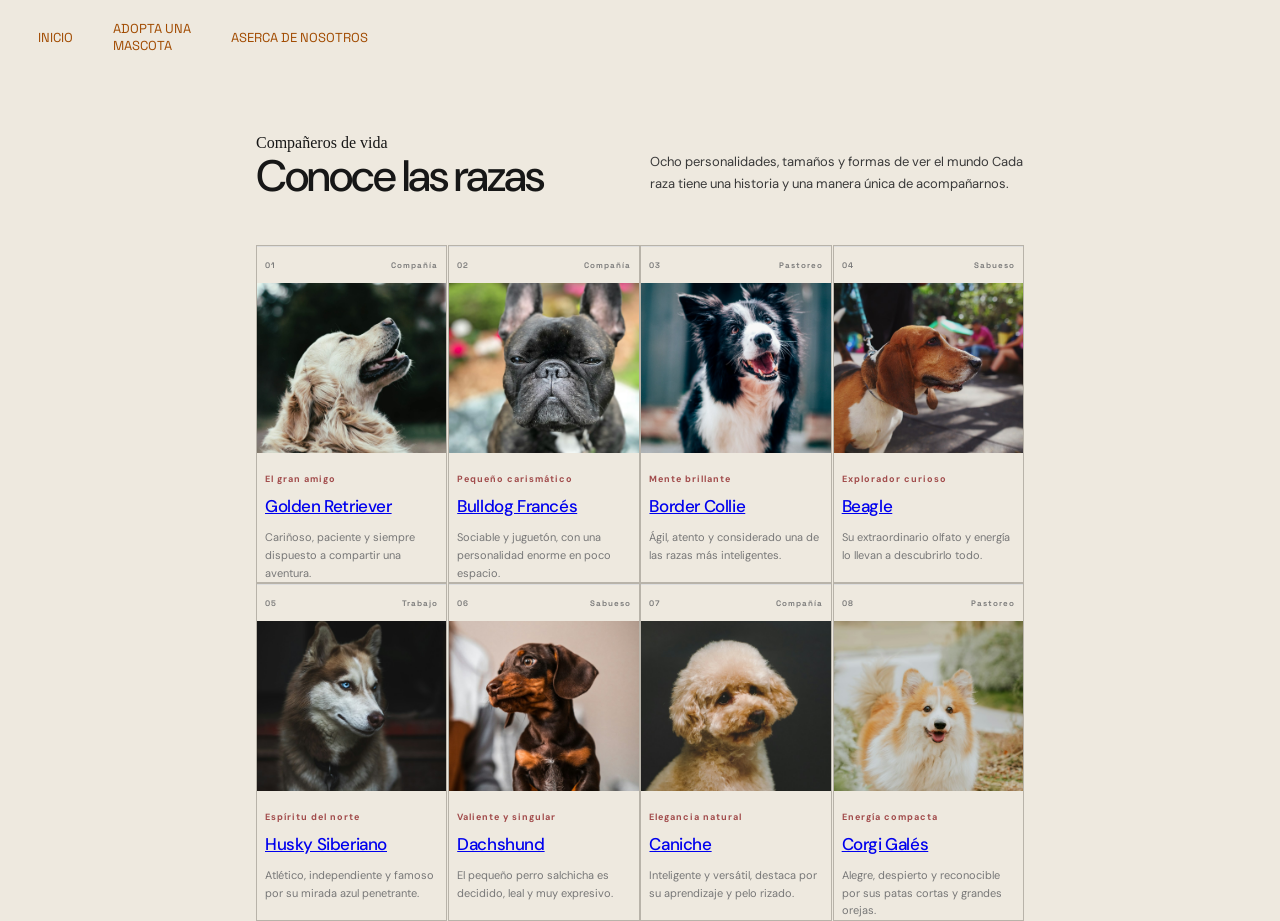
<file: index.html>
<!doctype html>
<html lang="es">
<head>
  <title>Compañeros de vida</title>
  <meta charset="UTF-8" />
  <meta name="viewport" content="width=device-width, initial-scale=1" />
  <link href="style.css" rel="stylesheet" />
</head>
<body>

  <header>
    <div class="barra">
      <nav>
        <a href="index.html">inicio</a>
        <a href="adopta.html">adopta una<br> mascota</a>
        <a href="conocenos.html">Aserca de nosotros</a>
      </nav>
    </div>
    <div class="hijo">
      <p>Compañeros de vida</p>
      <h1>Conoce las razas</h1>
    </div>

    <div class="hijo">
      <p>
        Ocho personalidades, tamaños y formas de ver el mundo Cada raza tiene una historia y una manera única de acompañarnos.
      </p>
    </div>
  </header>
  

  <div class="padre">

    <div class="seccion">

      <div class="perro">
        <div class="contenido">
          <div><p>01</p></div>
          <div><p>Compañía</p></div>
        </div>
        <div class="contenido">
          <img src="golden.jpeg" alt="Golden Retriever en primer plano" />
        </div>
        <div class="contenido">
          <p>El gran amigo</p>
          <h4>
            <a href="golden.html">Golden Retriever</a>
          </h4>
          <p>Cariñoso, paciente y siempre dispuesto a compartir una aventura.</p>
        </div>
      </div>

      <div class="perro">
        <div class="contenido">
          <div><p>02</p></div>
          <div><p>Compañía</p></div>
        </div>
        <div class="contenido">
          <img src="bulldog_frances.jpeg" alt="Bulldog Francés en primer plano" />
        </div>
        <div class="contenido">
          <p>Pequeño carismático</p>
          <h4>
            <a href="bulldog.html">Bulldog Francés</a>
          </h4>
          <p>Sociable y juguetón, con una personalidad enorme en poco espacio.</p>
        </div>
      </div>

      <div class="perro">
        <div class="contenido">
          <div><p>03</p></div>
          <div><p>Pastoreo</p></div>
        </div>
        <div class="contenido">
          <img src="border_collie.jpeg" alt="Border Collie en primer plano" />
        </div>
        <div class="contenido">
          <p>Mente brillante</p>
          <h4>
            <a href="border-collie.html">Border Collie</a>
          </h4>
          <p>Ágil, atento y considerado una de las razas más inteligentes.</p>
        </div>
      </div>

      <div class="perro">
        <div class="contenido">
          <div><p>04</p></div>
          <div><p>Sabueso</p></div>
        </div>
        <div class="contenido">
          <img src="beagle.jpeg" alt="Beagle en primer plano" />
        </div>
        <div class="contenido">
          <p>Explorador curioso</p>
          <h4>
            <a href="beagle.html">Beagle</a>
          </h4>
          <p>Su extraordinario olfato y energía lo llevan a descubrirlo todo.</p>
        </div>
      </div>

    </div>

    <div class="seccion">

      <div class="perro">
        <div class="contenido">
          <div><p>05</p></div>
          <div><p>Trabajo</p></div>
        </div>
        <div class="contenido">
          <img src="husky.jpeg" alt="Husky Siberiano en primer plano" />
        </div>
        <div class="contenido">
          <p>Espíritu del norte</p>
          <h4>
            <a href="husky.html">Husky Siberiano</a>
          </h4>
          <p>Atlético, independiente y famoso por su mirada azul penetrante.</p>
        </div>
      </div>

      <div class="perro">
        <div class="contenido">
          <div><p>06</p></div>
          <div><p>Sabueso</p></div>
        </div>
        <div class="contenido">
          <img src="dachshund.jpeg" alt="Dachshund en primer plano" />
        </div>
        <div class="contenido">
          <p>Valiente y singular</p>
          <h4>
            <a href="dachshund.html">Dachshund</a>
          </h4>
          <p>El pequeño perro salchicha es decidido, leal y muy expresivo.</p>
        </div>
      </div>

      <div class="perro">
        <div class="contenido">
          <div><p>07</p></div>
          <div><p>Compañía</p></div>
        </div>
        <div class="contenido">
          <img src="caniche.jpeg" alt="Caniche en primer plano" />
        </div>
        <div class="contenido">
          <p>Elegancia natural</p>
          <h4>
            <a href="caniche.html">Caniche</a>
          </h4>
          <p>Inteligente y versátil, destaca por su aprendizaje y pelo rizado.</p>
        </div>
      </div>

      <div class="perro">
        <div class="contenido">
          <div><p>08</p></div>
          <div><p>Pastoreo</p></div>
        </div>
        <div class="contenido">
          <img src="corgi.jpeg" alt="Corgi Galés en primer plano" />
        </div>
        <div class="contenido">
          <p>Energía compacta</p>
          <h4>
            <a href="corgi.html">Corgi Galés</a>
          </h4>
          <p>Alegre, despierto y reconocible por sus patas cortas y grandes orejas.</p>
        </div>
      </div>

    </div>

  </div>

</body>
</html>
</file>
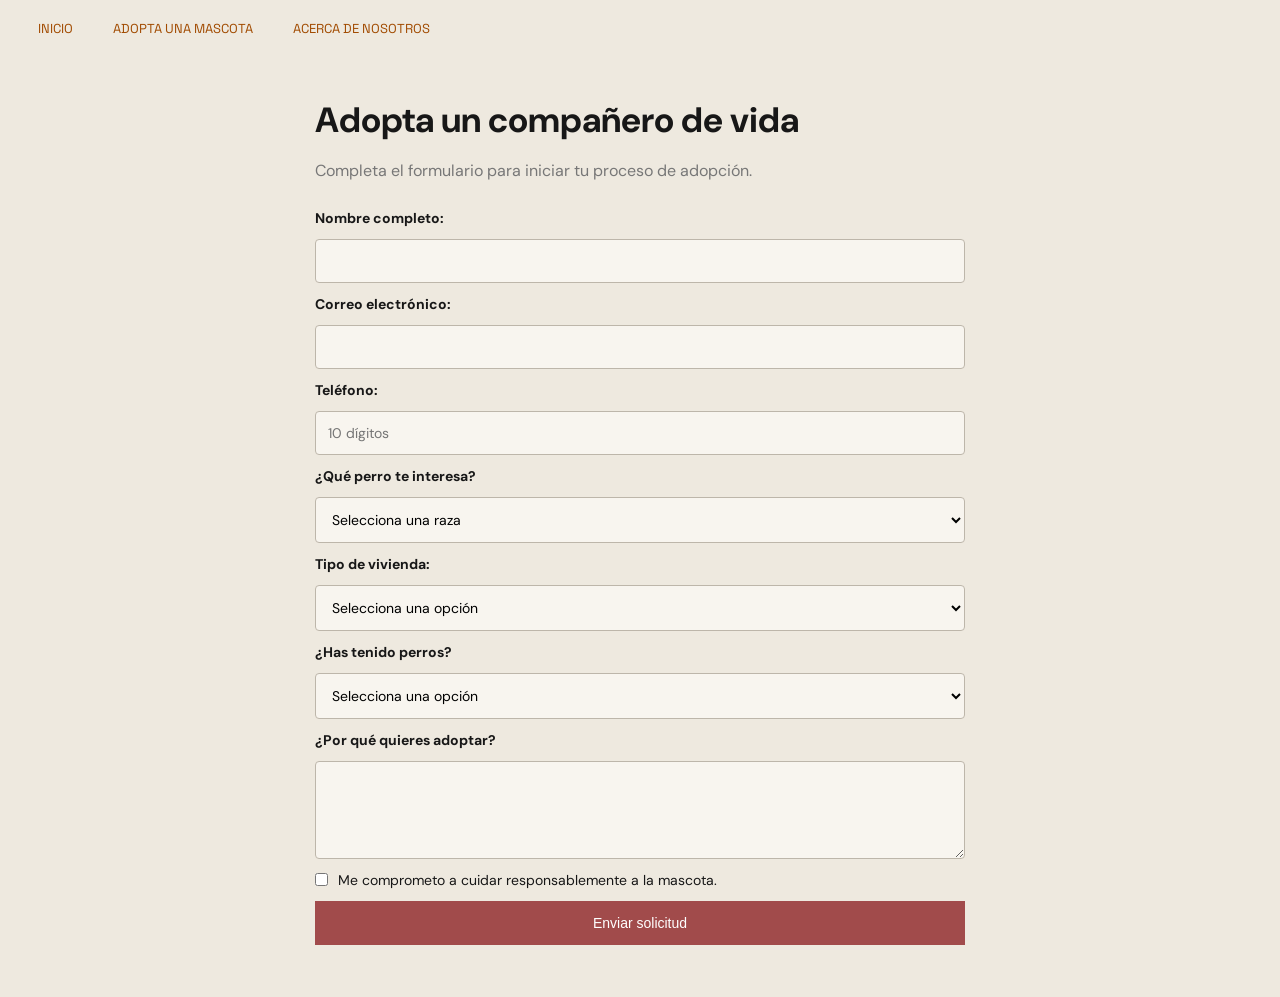
<file: adopta.html>
<!DOCTYPE html>
<html lang="es">
<head>
    <meta charset="UTF-8">
    <meta name="viewport" content="width=device-width, initial-scale=1.0">
    <title>Adopta una mascota</title>
    <link href="style.css" rel="stylesheet">
    <link href="adopta.css" rel="stylesheet">
</head>
<body>

    <div class="barra">
        <nav>
            <a href="index.html">Inicio</a>
            <a href="adopta.html">Adopta una mascota</a>
            <a href="conocenos.html">Acerca de nosotros</a>
        </nav>
    </div>

    <main class="adopcion">
        <h1>Adopta un compañero de vida</h1>
        <p>Completa el formulario para iniciar tu proceso de adopción.</p>

        <form id="formAdopcion">
            <label for="nombre">Nombre completo:</label>
            <input type="text" id="nombre" required minlength="3">

            <label for="correo">Correo electrónico:</label>
            <input type="email" id="correo" required>

            <label for="telefono">Teléfono:</label>
            <input type="tel" id="telefono" required
                   pattern="[0-9]{10}" maxlength="10"
                   placeholder="10 dígitos">

            <label for="perro">¿Qué perro te interesa?</label>
            <select id="perro" required>
                <option value="">Selecciona una raza</option>
                <option>Golden Retriever</option>
                <option>Bulldog Francés</option>
                <option>Border Collie</option>
                <option>Beagle</option>
                <option>Husky Siberiano</option>
                <option>Dachshund</option>
                <option>Caniche</option>
                <option>Corgi Galés</option>
            </select>

            <label for="vivienda">Tipo de vivienda:</label>
            <select id="vivienda" required>
                <option value="">Selecciona una opción</option>
                <option>Casa propia</option>
                <option>Casa rentada</option>
                <option>Departamento</option>
            </select>

            <label for="experiencia">¿Has tenido perros?</label>
            <select id="experiencia" required>
                <option value="">Selecciona una opción</option>
                <option>Sí</option>
                <option>No</option>
            </select>

            <label for="motivo">¿Por qué quieres adoptar?</label>
            <textarea id="motivo" rows="4" required minlength="10"></textarea>

            <label class="aceptar">
                <input type="checkbox" id="compromiso" required>
                Me comprometo a cuidar responsablemente a la mascota.
            </label>

            <button type="submit">Enviar solicitud</button>
            <p id="mensaje" aria-live="polite"></p>
        </form>
    </main>

    <script src="java.js"></script>
</body>
</html>
</file>
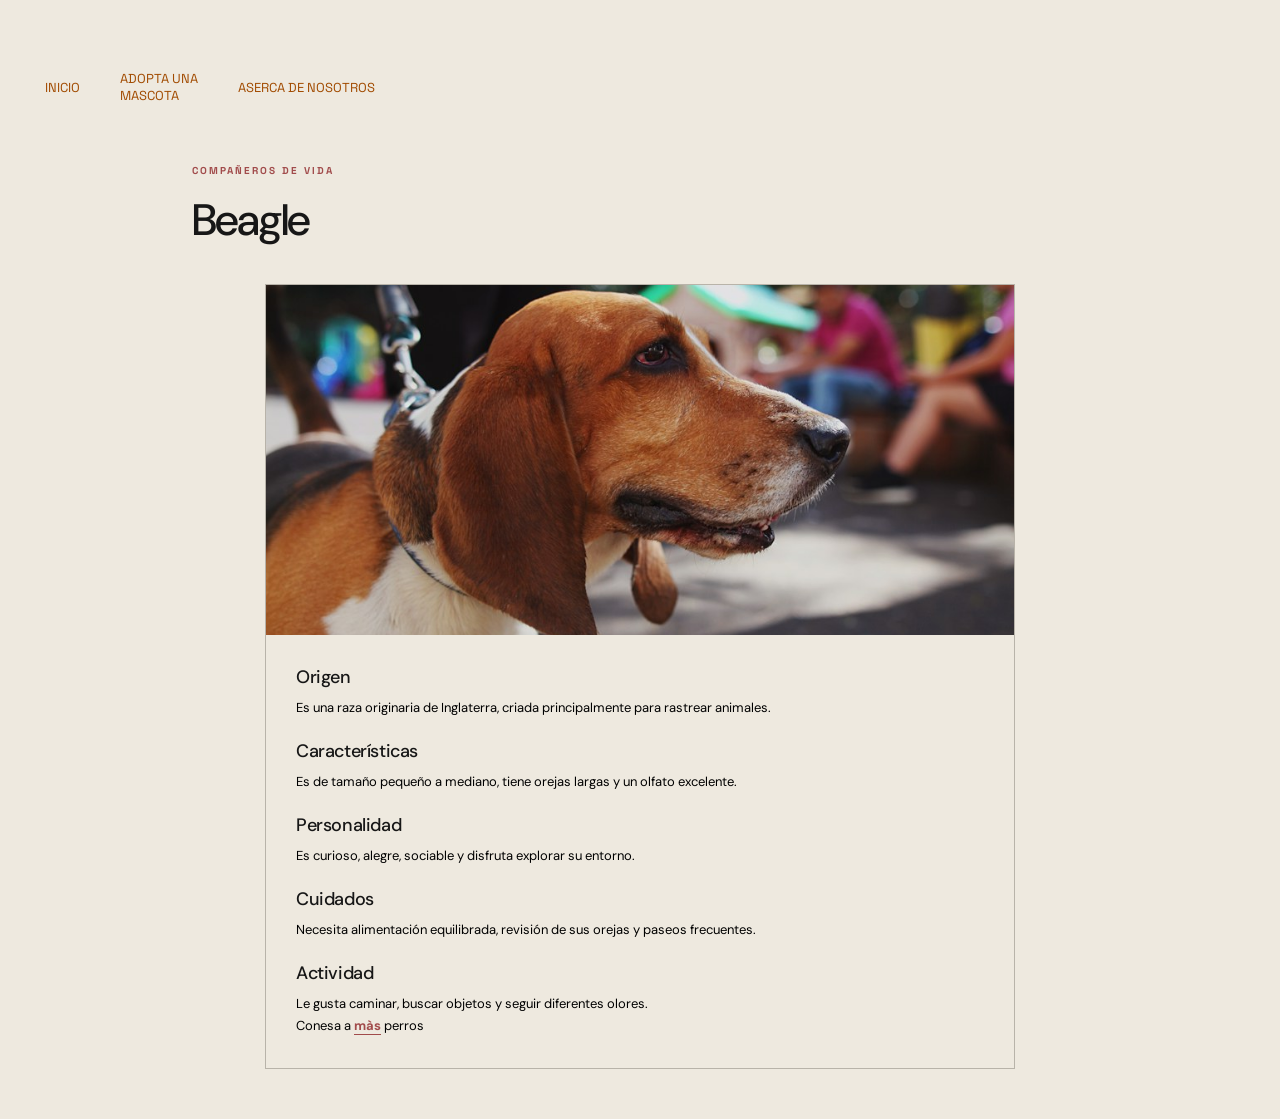
<file: beagle.html>
<!doctype html>
<html lang="es">
<head>
  <meta charset="UTF-8">
  <meta name="viewport" content="width=device-width, initial-scale=1">
  <title>Beagle</title>
  <link href="styleMascota.css" rel="stylesheet">
</head>
<body>
    <div class="barra">
      <nav>
        <a href="index.html">inicio</a>
        <a href="adopta.html">adopta una<br> mascota</a>
        <a href="conocenos.html">Aserca de nosotros</a>
      </nav>
    </div>
  <header>
    <div class="hijo">
      <p>Compañeros de vida</p>
      <h1>Beagle</h1>
    </div>
  </header>

  <div class="padre">
    <div class="seccion">
      <div class="perro">
        <div class="contenido">
          <img src="beagle.jpeg" alt="Beagle">
        </div>
        <div class="contenido">
          <h4>Origen</h4>
          <p>Es una raza originaria de Inglaterra, criada principalmente para rastrear animales.</p>
          <h4>Características</h4>
          <p>Es de tamaño pequeño a mediano, tiene orejas largas y un olfato excelente.</p>
          <h4>Personalidad</h4>
          <p>Es curioso, alegre, sociable y disfruta explorar su entorno.</p>
          <h4>Cuidados</h4>
          <p>Necesita alimentación equilibrada, revisión de sus orejas y paseos frecuentes.</p>
          <h4>Actividad</h4>
          <p>Le gusta caminar, buscar objetos y seguir diferentes olores.</p>
          <p>Conesa a <a href="html.html">màs</a> perros</p>
        </div>
      </div>
    </div>
  </div>
</body>
</html>
</file>
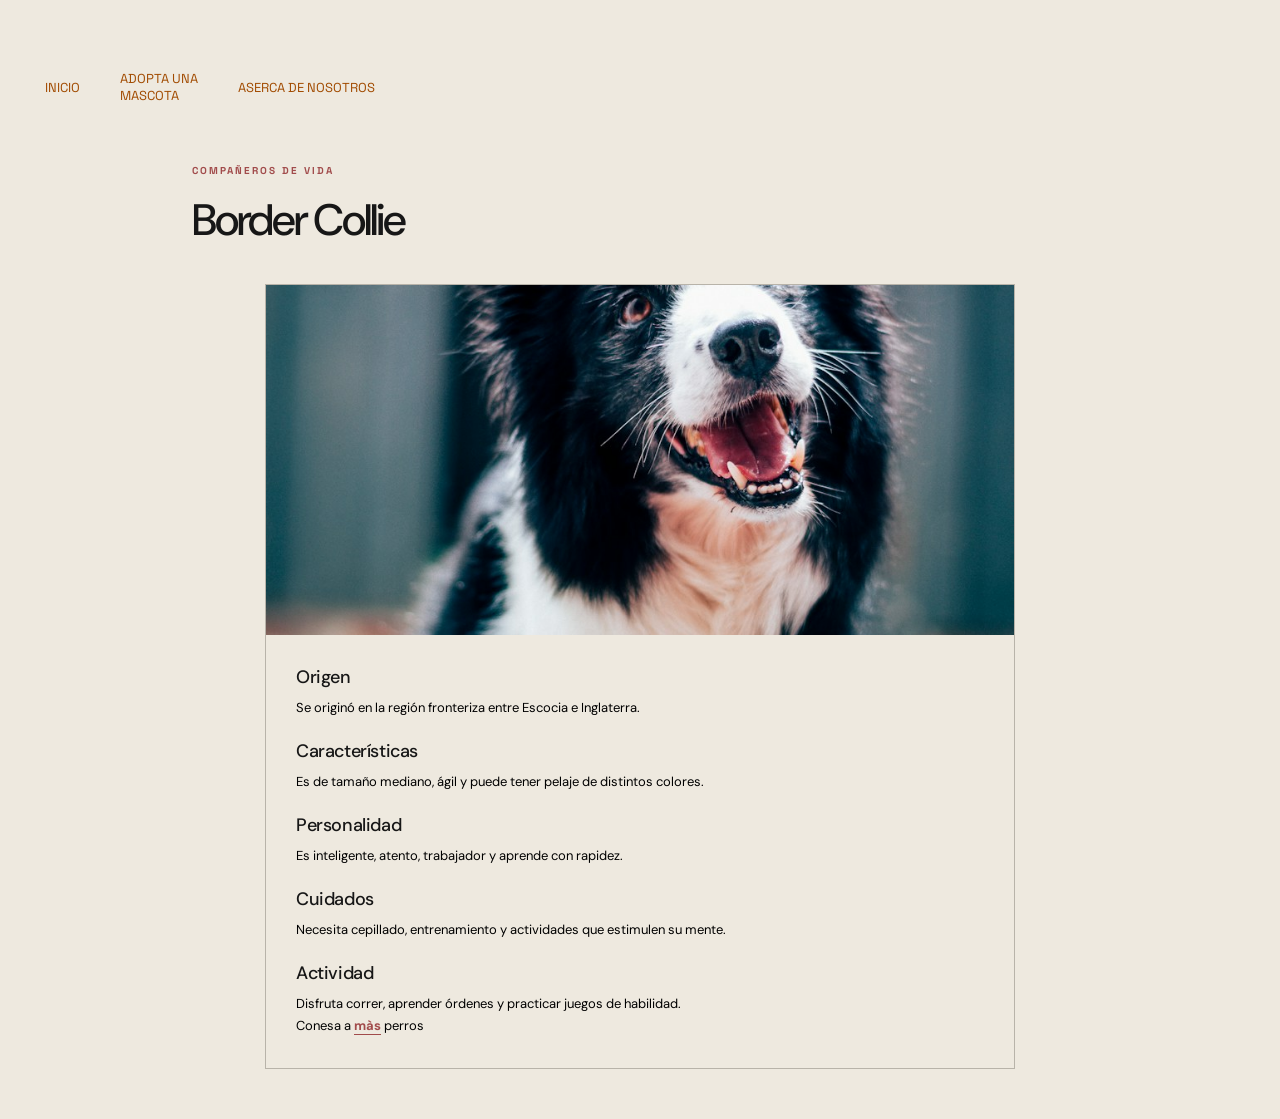
<file: border-collie.html>
<!doctype html>
<html lang="es">
<head>
  <meta charset="UTF-8">
  <meta name="viewport" content="width=device-width, initial-scale=1">
  <title>Border Collie</title>
  <link href="styleMascota.css" rel="stylesheet">
</head>
<body>
    <div class="barra">
      <nav>
        <a href="index.html">inicio</a>
        <a href="adopta.html">adopta una<br> mascota</a>
        <a href="conocenos.html">Aserca de nosotros</a>
      </nav>
    </div>
  <header>
    <div class="hijo">
      <p>Compañeros de vida</p>
      <h1>Border Collie</h1>
    </div>
  </header>

  <div class="padre">
    <div class="seccion">
      <div class="perro">
        <div class="contenido">
          <img src="border_collie.jpeg" alt="Border Collie">
        </div>
        <div class="contenido">
          <h4>Origen</h4>
          <p>Se originó en la región fronteriza entre Escocia e Inglaterra.</p>
          <h4>Características</h4>
          <p>Es de tamaño mediano, ágil y puede tener pelaje de distintos colores.</p>
          <h4>Personalidad</h4>
          <p>Es inteligente, atento, trabajador y aprende con rapidez.</p>
          <h4>Cuidados</h4>
          <p>Necesita cepillado, entrenamiento y actividades que estimulen su mente.</p>
          <h4>Actividad</h4>
          <p>Disfruta correr, aprender órdenes y practicar juegos de habilidad.</p>
          <p>Conesa a <a href="html.html">màs</a> perros</p>
        </div>
      </div>
    </div>
  </div>
</body>
</html>
</file>
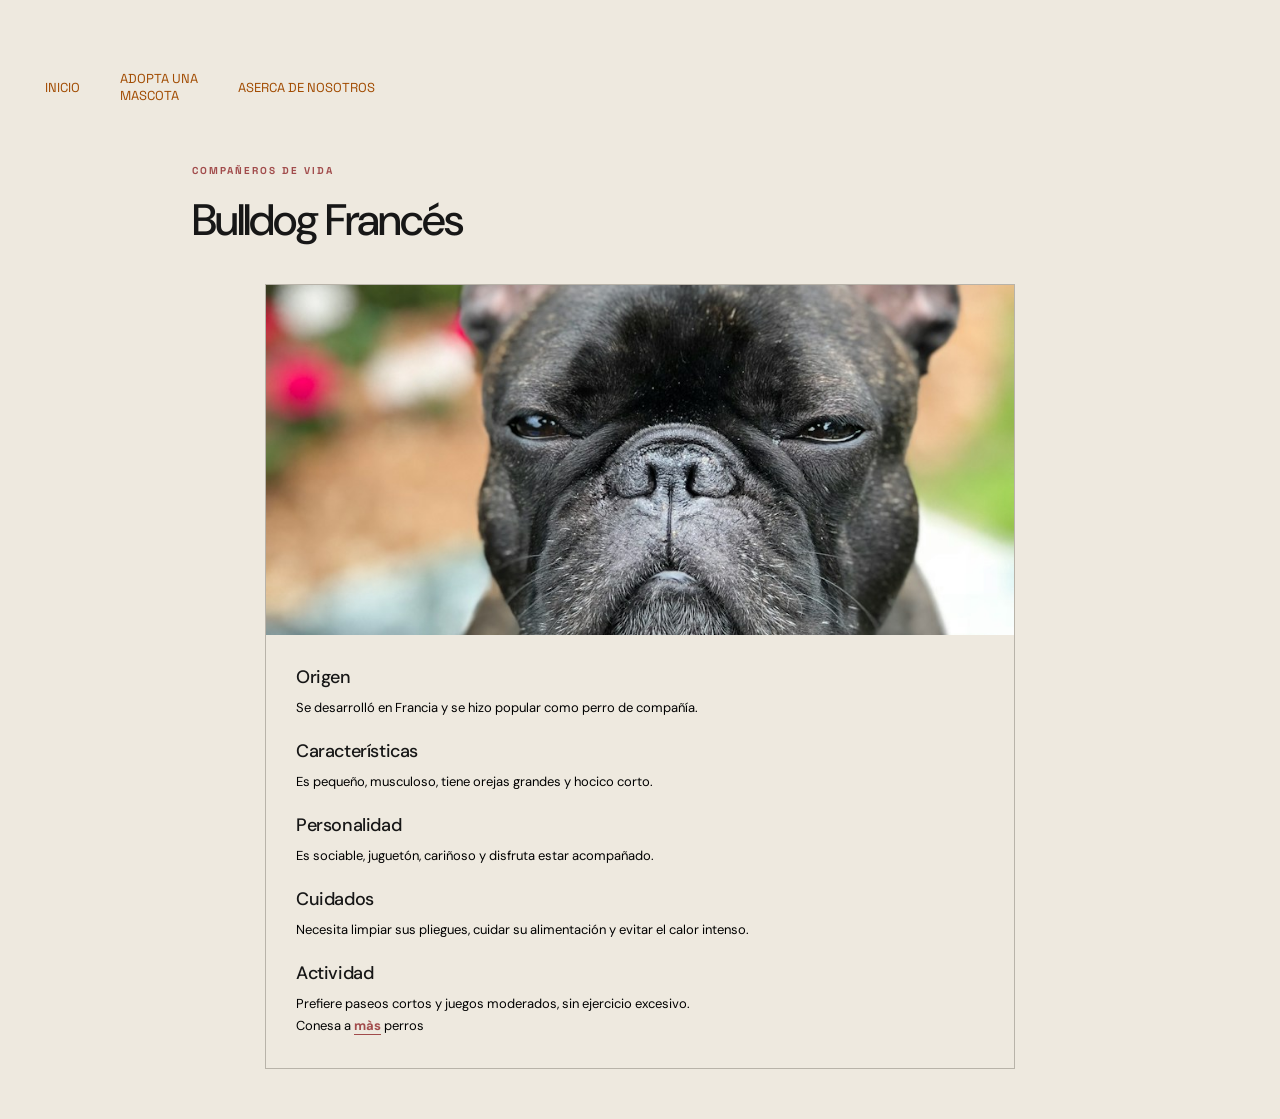
<file: bulldog.html>
<!doctype html>
<html lang="es">
<head>
  <meta charset="UTF-8">
  <meta name="viewport" content="width=device-width, initial-scale=1">
  <title>Bulldog Francés</title>
  <link href="styleMascota.css" rel="stylesheet">
</head>
<body>
    <div class="barra">
      <nav>
        <a href="index.html">inicio</a>
        <a href="adopta.html">adopta una<br> mascota</a>
        <a href="conocenos.html">Aserca de nosotros</a>
      </nav>
    </div>
  <header>
    <div class="hijo">
      <p>Compañeros de vida</p>
      <h1>Bulldog Francés</h1>
    </div>
  </header>

  <div class="padre">
    <div class="seccion">
      <div class="perro">
        <div class="contenido">
          <img src="bulldog_frances.jpeg" alt="Bulldog Francés">
        </div>
        <div class="contenido">
          <h4>Origen</h4>
          <p>Se desarrolló en Francia y se hizo popular como perro de compañía.</p>
          <h4>Características</h4>
          <p>Es pequeño, musculoso, tiene orejas grandes y hocico corto.</p>
          <h4>Personalidad</h4>
          <p>Es sociable, juguetón, cariñoso y disfruta estar acompañado.</p>
          <h4>Cuidados</h4>
          <p>Necesita limpiar sus pliegues, cuidar su alimentación y evitar el calor intenso.</p>
          <h4>Actividad</h4>
          <p>Prefiere paseos cortos y juegos moderados, sin ejercicio excesivo.</p>
          <p>Conesa a <a href="html.html">màs</a> perros</p>
        </div>
      </div>
    </div>
  </div>
</body>
</html>
</file>
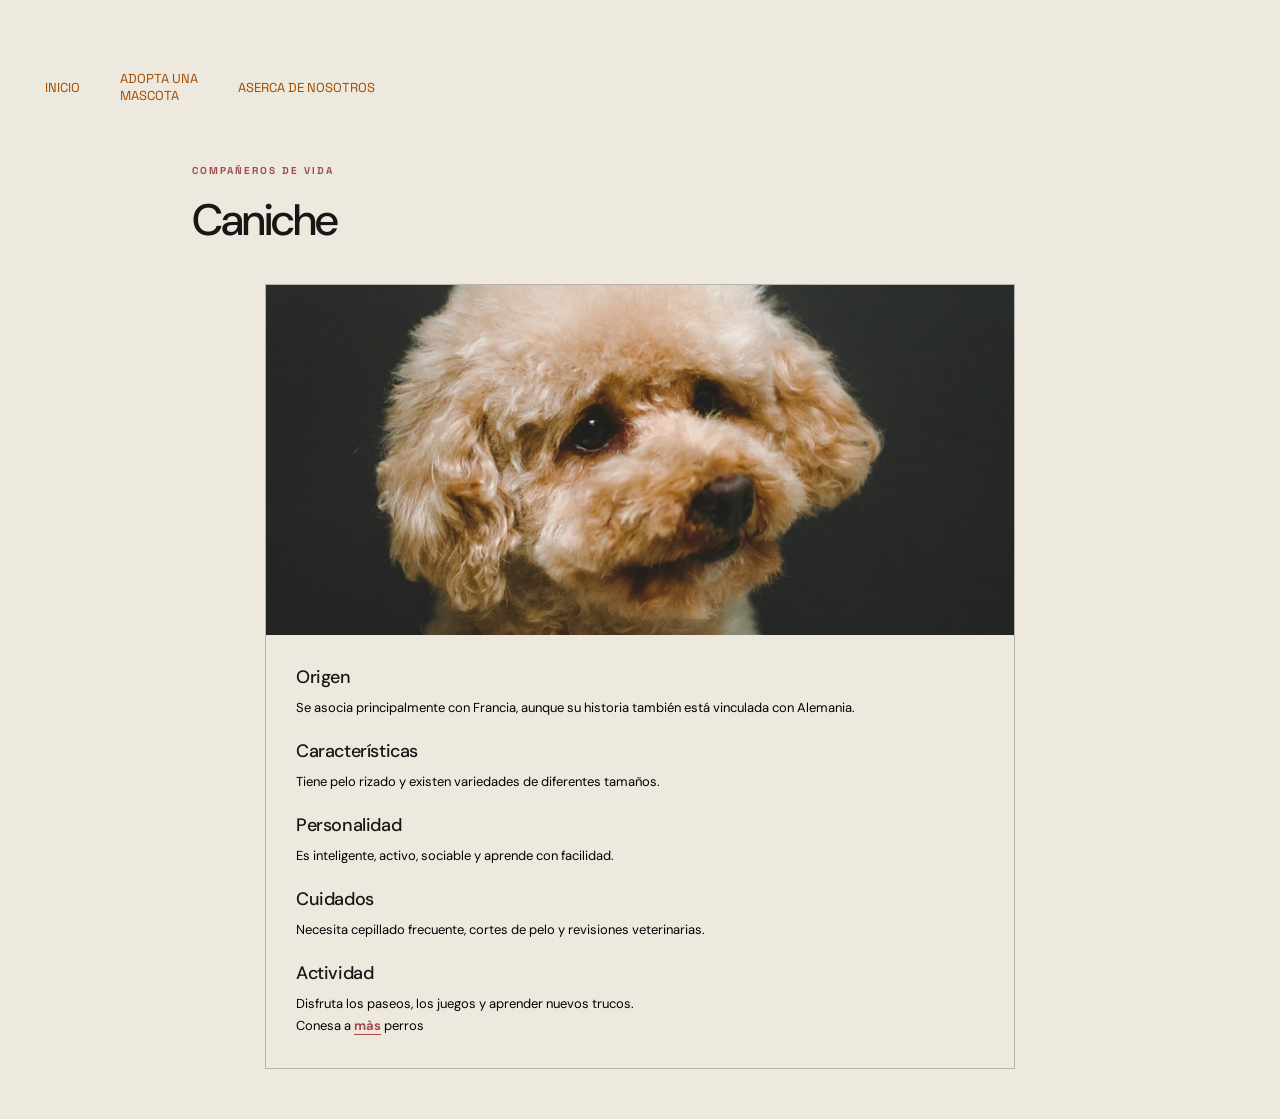
<file: caniche.html>
<!doctype html>
<html lang="es">
<head>
  <meta charset="UTF-8">
  <meta name="viewport" content="width=device-width, initial-scale=1">
  <title>Caniche</title>
  <link href="styleMascota.css" rel="stylesheet">
</head>
<body>
    <div class="barra">
      <nav>
        <a href="index.html">inicio</a>
        <a href="adopta.html">adopta una<br> mascota</a>
        <a href="conocenos.html">Aserca de nosotros</a>
      </nav>
    </div>
  <header>
    <div class="hijo">
      <p>Compañeros de vida</p>
      <h1>Caniche</h1>
    </div>
  </header>

  <div class="padre">
    <div class="seccion">
      <div class="perro">
        <div class="contenido">
          <img src="caniche.jpeg" alt="Caniche">
        </div>
        <div class="contenido">
          <h4>Origen</h4>
          <p>Se asocia principalmente con Francia, aunque su historia también está vinculada con Alemania.</p>
          <h4>Características</h4>
          <p>Tiene pelo rizado y existen variedades de diferentes tamaños.</p>
          <h4>Personalidad</h4>
          <p>Es inteligente, activo, sociable y aprende con facilidad.</p>
          <h4>Cuidados</h4>
          <p>Necesita cepillado frecuente, cortes de pelo y revisiones veterinarias.</p>
          <h4>Actividad</h4>
          <p>Disfruta los paseos, los juegos y aprender nuevos trucos.</p>
          <p>Conesa a <a href="html.html">màs</a> perros</p>
        </div>
      </div>
    </div>
  </div>
</body>
</html>
</file>
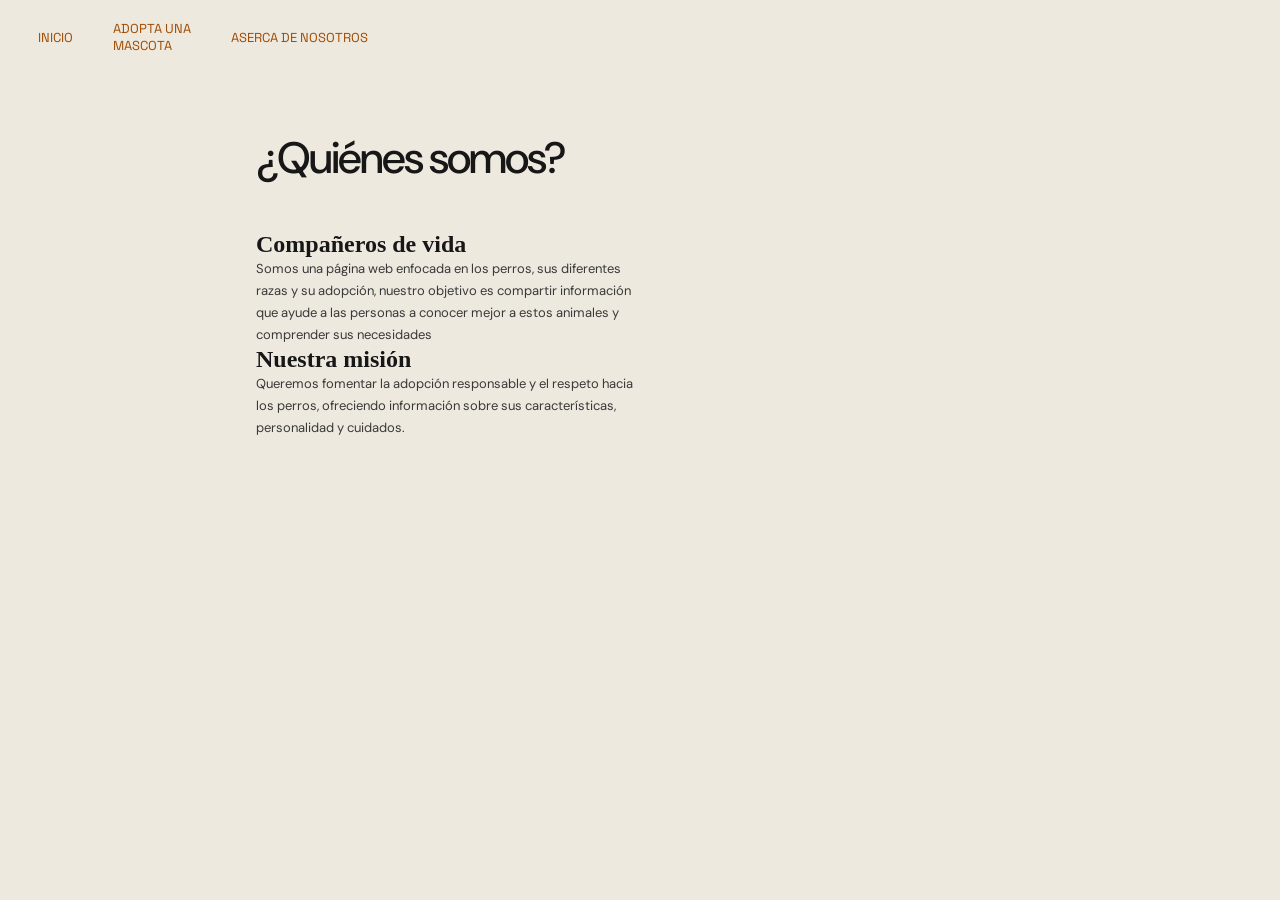
<file: conocenos.html>
<!DOCTYPE html>
<html lang="en">
<head>
    <meta charset="UTF-8">
    <meta name="viewport" content="width=device-width, initial-scale=1.0">
    <title>Conocenos</title>
    <link href="style.css" rel="stylesheet" />
</head>
<body>
    <header>
    <div class="barra">
      <nav>
        <a href="index.html">inicio</a>
        <a href="adopta.html">adopta una<br> mascota</a>
        <a href="conocenos.html">Aserca de nosotros</a>
      </nav>
    </div>
    <div class="hijo">
        <h1>¿Quiénes somos? <br><br></h1>
        <h2>Compañeros de vida</h2>

        <p>
        Somos una página web enfocada en los perros, sus diferentes razas
        y su adopción, nuestro objetivo es compartir información que ayude
        a las personas a conocer mejor a estos animales y comprender sus
        necesidades
        </p>

        <h2>Nuestra misión</h2>

        <p>
        Queremos fomentar la adopción responsable y el respeto hacia los
        perros, ofreciendo información sobre sus características,
        personalidad y cuidados.
    </div>
    </header>
</body>
</html>
</file>
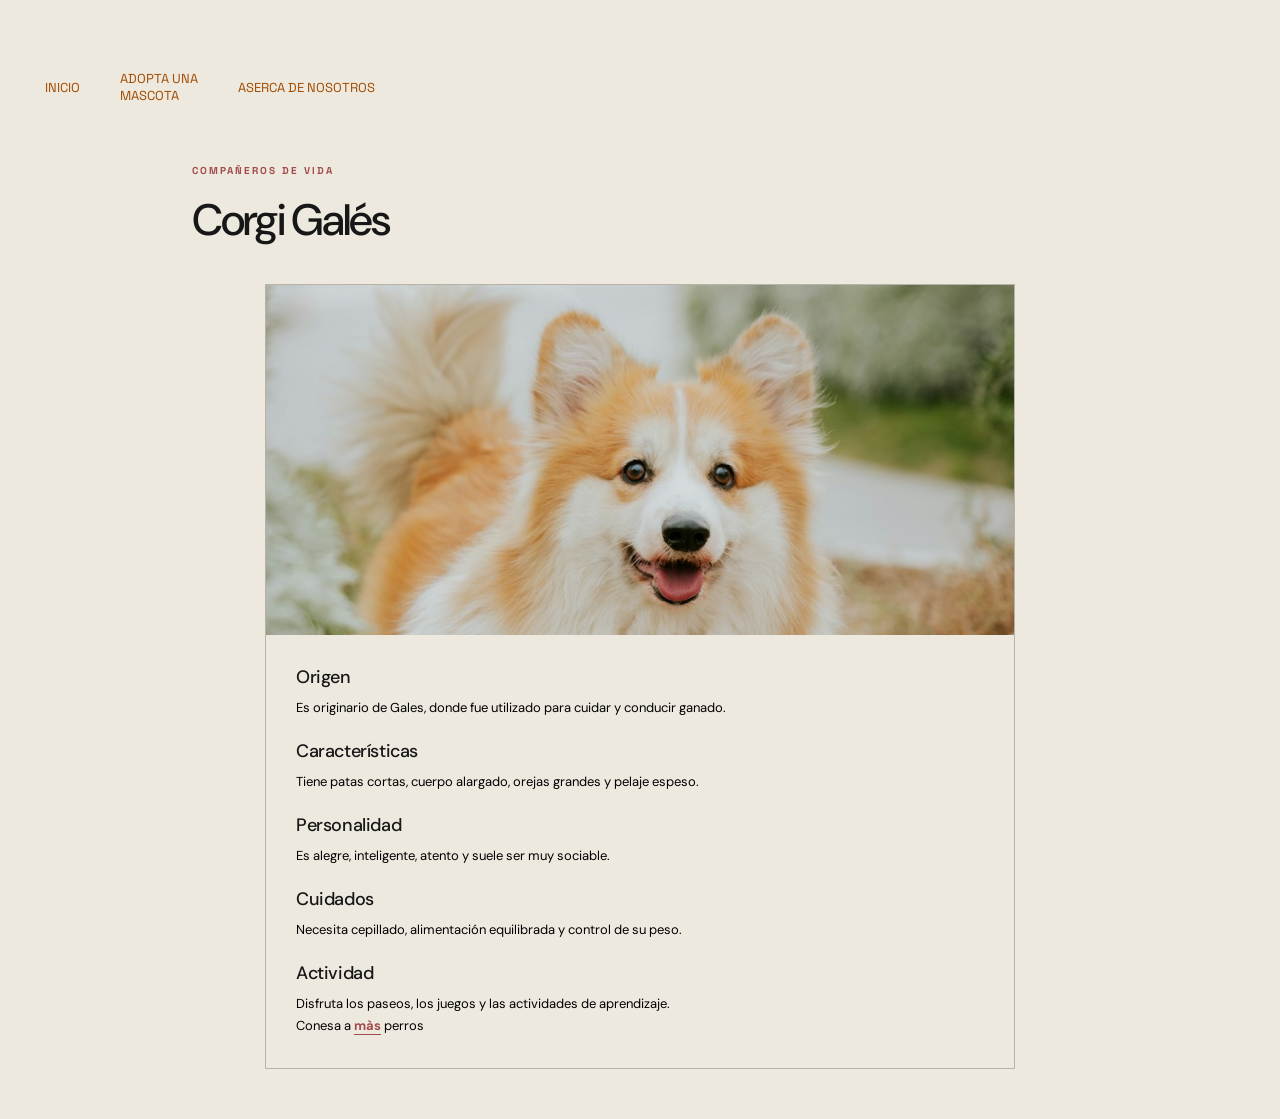
<file: corgi.html>
<!doctype html>
<html lang="es">
<head>
  <meta charset="UTF-8">
  <meta name="viewport" content="width=device-width, initial-scale=1">
  <title>Corgi Galés</title>
  <link href="styleMascota.css" rel="stylesheet">
</head>
<body>
    <div class="barra">
      <nav>
        <a href="index.html">inicio</a>
        <a href="adopta.html">adopta una<br> mascota</a>
        <a href="conocenos.html">Aserca de nosotros</a>
      </nav>
    </div>
  <header>
    <div class="hijo">
      <p>Compañeros de vida</p>
      <h1>Corgi Galés</h1>
    </div>
  </header>

  <div class="padre">
    <div class="seccion">
      <div class="perro">
        <div class="contenido">
          <img src="corgi.jpeg" alt="Corgi Galés">
        </div>
        <div class="contenido">
          <h4>Origen</h4>
          <p>Es originario de Gales, donde fue utilizado para cuidar y conducir ganado.</p>
          <h4>Características</h4>
          <p>Tiene patas cortas, cuerpo alargado, orejas grandes y pelaje espeso.</p>
          <h4>Personalidad</h4>
          <p>Es alegre, inteligente, atento y suele ser muy sociable.</p>
          <h4>Cuidados</h4>
          <p>Necesita cepillado, alimentación equilibrada y control de su peso.</p>
          <h4>Actividad</h4>
          <p>Disfruta los paseos, los juegos y las actividades de aprendizaje.</p>
          <p>Conesa a <a href="html.html">màs</a> perros</p>
        </div>
      </div>
    </div>
  </div>
</body>
</html>
</file>
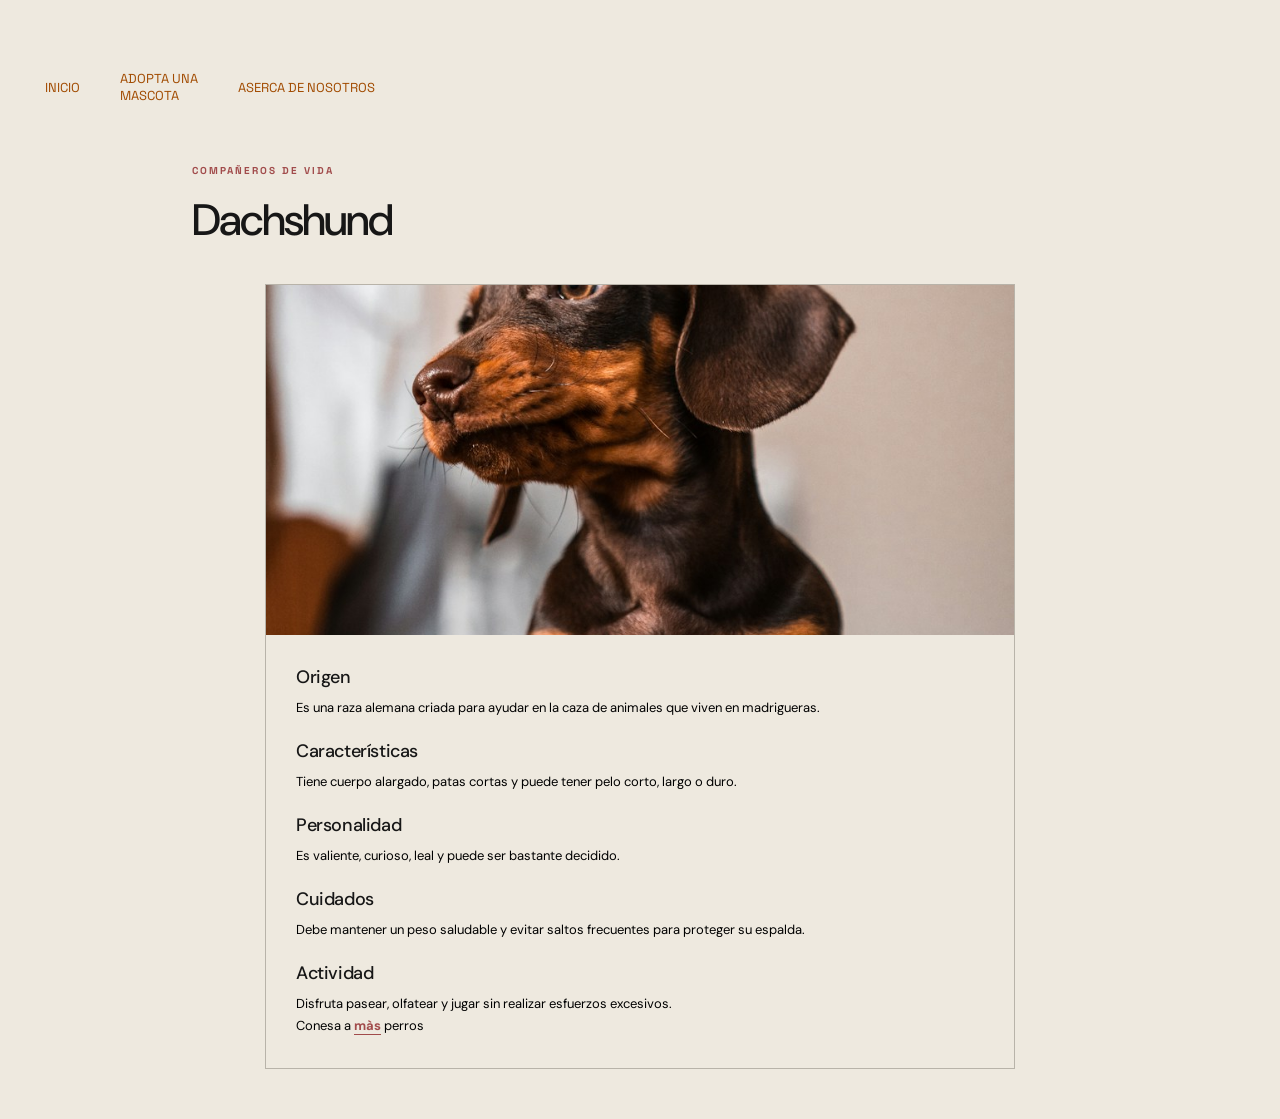
<file: dachshund.html>
<!doctype html>
<html lang="es">
<head>
  <meta charset="UTF-8">
  <meta name="viewport" content="width=device-width, initial-scale=1">
  <title>Dachshund</title>
  <link href="styleMascota.css" rel="stylesheet">
</head>
<body>
    <div class="barra">
      <nav>
        <a href="index.html">inicio</a>
        <a href="adopta.html">adopta una<br> mascota</a>
        <a href="conocenos.html">Aserca de nosotros</a>
      </nav>
    </div>
  <header>
    <div class="hijo">
      <p>Compañeros de vida</p>
      <h1>Dachshund</h1>
    </div>
  </header>

  <div class="padre">
    <div class="seccion">
      <div class="perro">
        <div class="contenido">
          <img src="dachshund.jpeg" alt="Dachshund">
        </div>
        <div class="contenido">
          <h4>Origen</h4>
          <p>Es una raza alemana criada para ayudar en la caza de animales que viven en madrigueras.</p>
          <h4>Características</h4>
          <p>Tiene cuerpo alargado, patas cortas y puede tener pelo corto, largo o duro.</p>
          <h4>Personalidad</h4>
          <p>Es valiente, curioso, leal y puede ser bastante decidido.</p>
          <h4>Cuidados</h4>
          <p>Debe mantener un peso saludable y evitar saltos frecuentes para proteger su espalda.</p>
          <h4>Actividad</h4>
          <p>Disfruta pasear, olfatear y jugar sin realizar esfuerzos excesivos.</p>
          <p>Conesa a <a href="html.html">màs</a> perros</p>
        </div>
      </div>
    </div>
  </div>
</body>
</html>
</file>
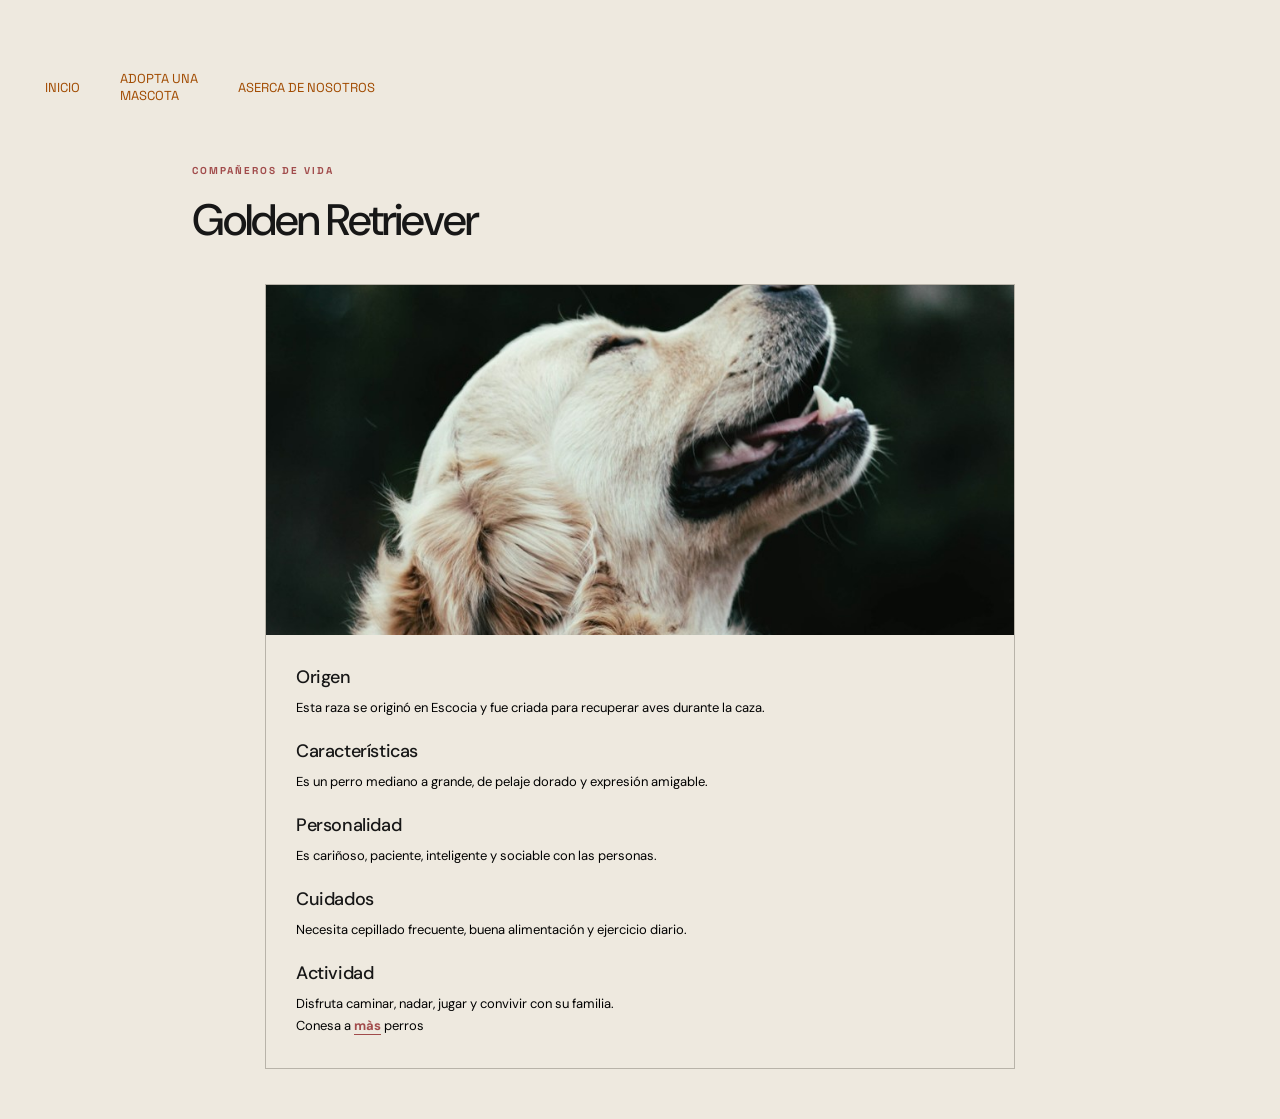
<file: golden.html>
<!doctype html>
<html lang="es">
<head>
  <meta charset="UTF-8">
  <meta name="viewport" content="width=device-width, initial-scale=1">
  <title>Golden Retriever</title>
  <link href="styleMascota.css" rel="stylesheet">
</head>
<body>
    <div class="barra">
      <nav>
        <a href="index.html">inicio</a>
        <a href="adopta.html">adopta una<br> mascota</a>
        <a href="conocenos.html">Aserca de nosotros</a>
      </nav>
    </div>
  <header>
    <div class="hijo">
      <p>Compañeros de vida</p>
      <h1>Golden Retriever</h1>
    </div>
  </header>

  <div class="padre">
    <div class="seccion">
      <div class="perro">
        <div class="contenido">
          <img src="golden.jpeg" alt="Golden Retriever">
        </div>
        <div class="contenido">
          <h4>Origen</h4>
          <p>Esta raza se originó en Escocia y fue criada para recuperar aves durante la caza.</p>
          <h4>Características</h4>
          <p>Es un perro mediano a grande, de pelaje dorado y expresión amigable.</p>
          <h4>Personalidad</h4>
          <p>Es cariñoso, paciente, inteligente y sociable con las personas.</p>
          <h4>Cuidados</h4>
          <p>Necesita cepillado frecuente, buena alimentación y ejercicio diario.</p>
          <h4>Actividad</h4>
          <p>Disfruta caminar, nadar, jugar y convivir con su familia.</p>
          <p>Conesa a <a href="html.html">màs</a> perros</p>
        </div>
      </div>
    </div>
  </div>
</body>
</html>
</file>
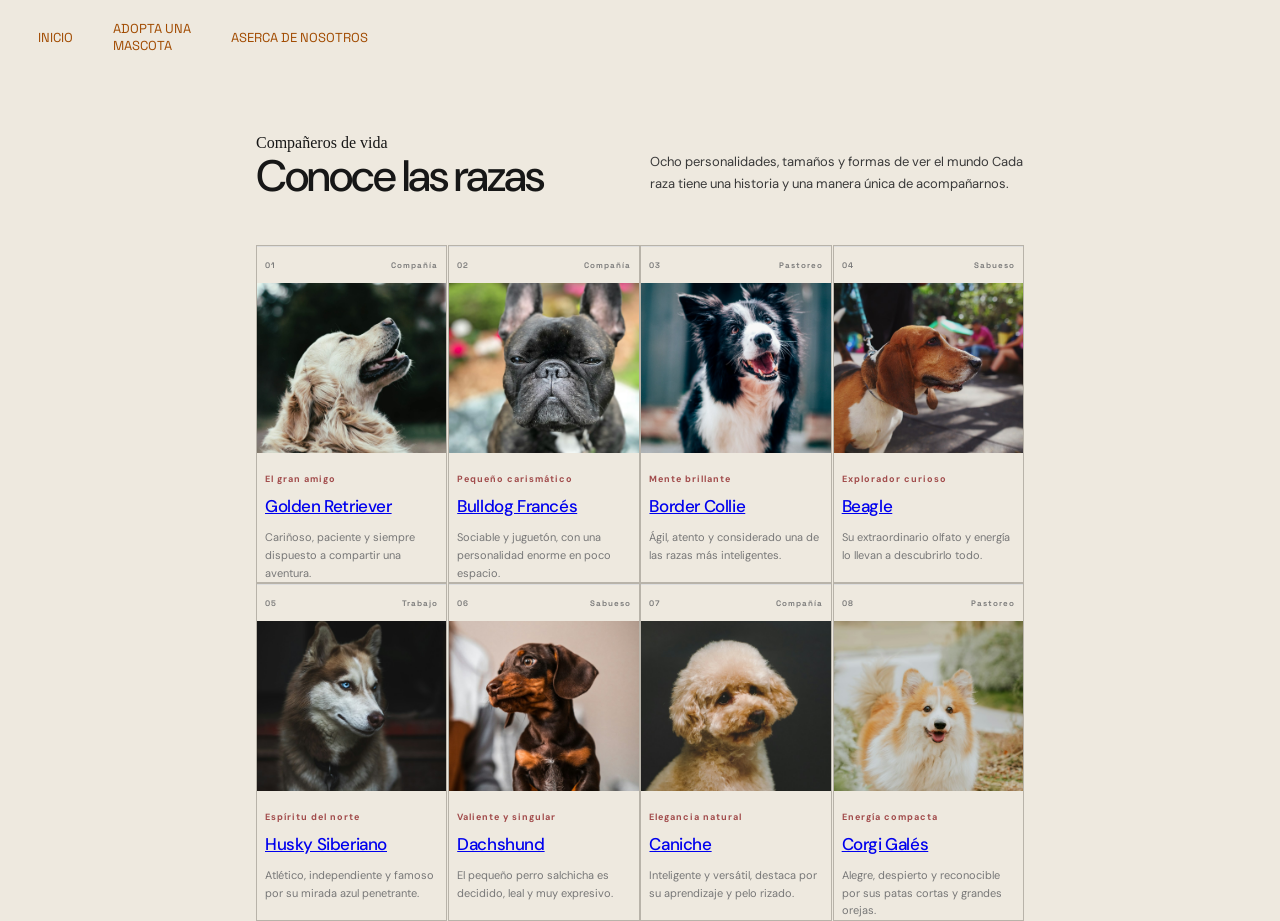
<file: html.html>
<!doctype html>
<html lang="es">
<head>
  <title>Compañeros de vida</title>
  <meta charset="UTF-8" />
  <meta name="viewport" content="width=device-width, initial-scale=1" />
  <link href="style.css" rel="stylesheet" />
</head>
<body>

  <header>
    <div class="barra">
      <nav>
        <a href="html.html">inicio</a>
        <a href="adopta.html">adopta una<br> mascota</a>
        <a href="conocenos.html">Aserca de nosotros</a>
      </nav>
    </div>
    <div class="hijo">
      <p>Compañeros de vida</p>
      <h1>Conoce las razas</h1>
    </div>

    <div class="hijo">
      <p>
        Ocho personalidades, tamaños y formas de ver el mundo Cada raza tiene una historia y una manera única de acompañarnos.
      </p>
    </div>
  </header>
  

  <div class="padre">

    <div class="seccion">

      <div class="perro">
        <div class="contenido">
          <div><p>01</p></div>
          <div><p>Compañía</p></div>
        </div>
        <div class="contenido">
          <img src="golden.jpeg" alt="Golden Retriever en primer plano" />
        </div>
        <div class="contenido">
          <p>El gran amigo</p>
          <h4>
            <a href="golden.html">Golden Retriever</a>
          </h4>
          <p>Cariñoso, paciente y siempre dispuesto a compartir una aventura.</p>
        </div>
      </div>

      <div class="perro">
        <div class="contenido">
          <div><p>02</p></div>
          <div><p>Compañía</p></div>
        </div>
        <div class="contenido">
          <img src="bulldog_frances.jpeg" alt="Bulldog Francés en primer plano" />
        </div>
        <div class="contenido">
          <p>Pequeño carismático</p>
          <h4>
            <a href="bulldog.html">Bulldog Francés</a>
          </h4>
          <p>Sociable y juguetón, con una personalidad enorme en poco espacio.</p>
        </div>
      </div>

      <div class="perro">
        <div class="contenido">
          <div><p>03</p></div>
          <div><p>Pastoreo</p></div>
        </div>
        <div class="contenido">
          <img src="border_collie.jpeg" alt="Border Collie en primer plano" />
        </div>
        <div class="contenido">
          <p>Mente brillante</p>
          <h4>
            <a href="border-collie.html">Border Collie</a>
          </h4>
          <p>Ágil, atento y considerado una de las razas más inteligentes.</p>
        </div>
      </div>

      <div class="perro">
        <div class="contenido">
          <div><p>04</p></div>
          <div><p>Sabueso</p></div>
        </div>
        <div class="contenido">
          <img src="beagle.jpeg" alt="Beagle en primer plano" />
        </div>
        <div class="contenido">
          <p>Explorador curioso</p>
          <h4>
            <a href="beagle.html">Beagle</a>
          </h4>
          <p>Su extraordinario olfato y energía lo llevan a descubrirlo todo.</p>
        </div>
      </div>

    </div>

    <div class="seccion">

      <div class="perro">
        <div class="contenido">
          <div><p>05</p></div>
          <div><p>Trabajo</p></div>
        </div>
        <div class="contenido">
          <img src="husky.jpeg" alt="Husky Siberiano en primer plano" />
        </div>
        <div class="contenido">
          <p>Espíritu del norte</p>
          <h4>
            <a href="husky.html">Husky Siberiano</a>
          </h4>
          <p>Atlético, independiente y famoso por su mirada azul penetrante.</p>
        </div>
      </div>

      <div class="perro">
        <div class="contenido">
          <div><p>06</p></div>
          <div><p>Sabueso</p></div>
        </div>
        <div class="contenido">
          <img src="dachshund.jpeg" alt="Dachshund en primer plano" />
        </div>
        <div class="contenido">
          <p>Valiente y singular</p>
          <h4>
            <a href="dachshund.html">Dachshund</a>
          </h4>
          <p>El pequeño perro salchicha es decidido, leal y muy expresivo.</p>
        </div>
      </div>

      <div class="perro">
        <div class="contenido">
          <div><p>07</p></div>
          <div><p>Compañía</p></div>
        </div>
        <div class="contenido">
          <img src="caniche.jpeg" alt="Caniche en primer plano" />
        </div>
        <div class="contenido">
          <p>Elegancia natural</p>
          <h4>
            <a href="caniche.html">Caniche</a>
          </h4>
          <p>Inteligente y versátil, destaca por su aprendizaje y pelo rizado.</p>
        </div>
      </div>

      <div class="perro">
        <div class="contenido">
          <div><p>08</p></div>
          <div><p>Pastoreo</p></div>
        </div>
        <div class="contenido">
          <img src="corgi.jpeg" alt="Corgi Galés en primer plano" />
        </div>
        <div class="contenido">
          <p>Energía compacta</p>
          <h4>
            <a href="corgi.html">Corgi Galés</a>
          </h4>
          <p>Alegre, despierto y reconocible por sus patas cortas y grandes orejas.</p>
        </div>
      </div>

    </div>

  </div>

</body>
</html>
</file>
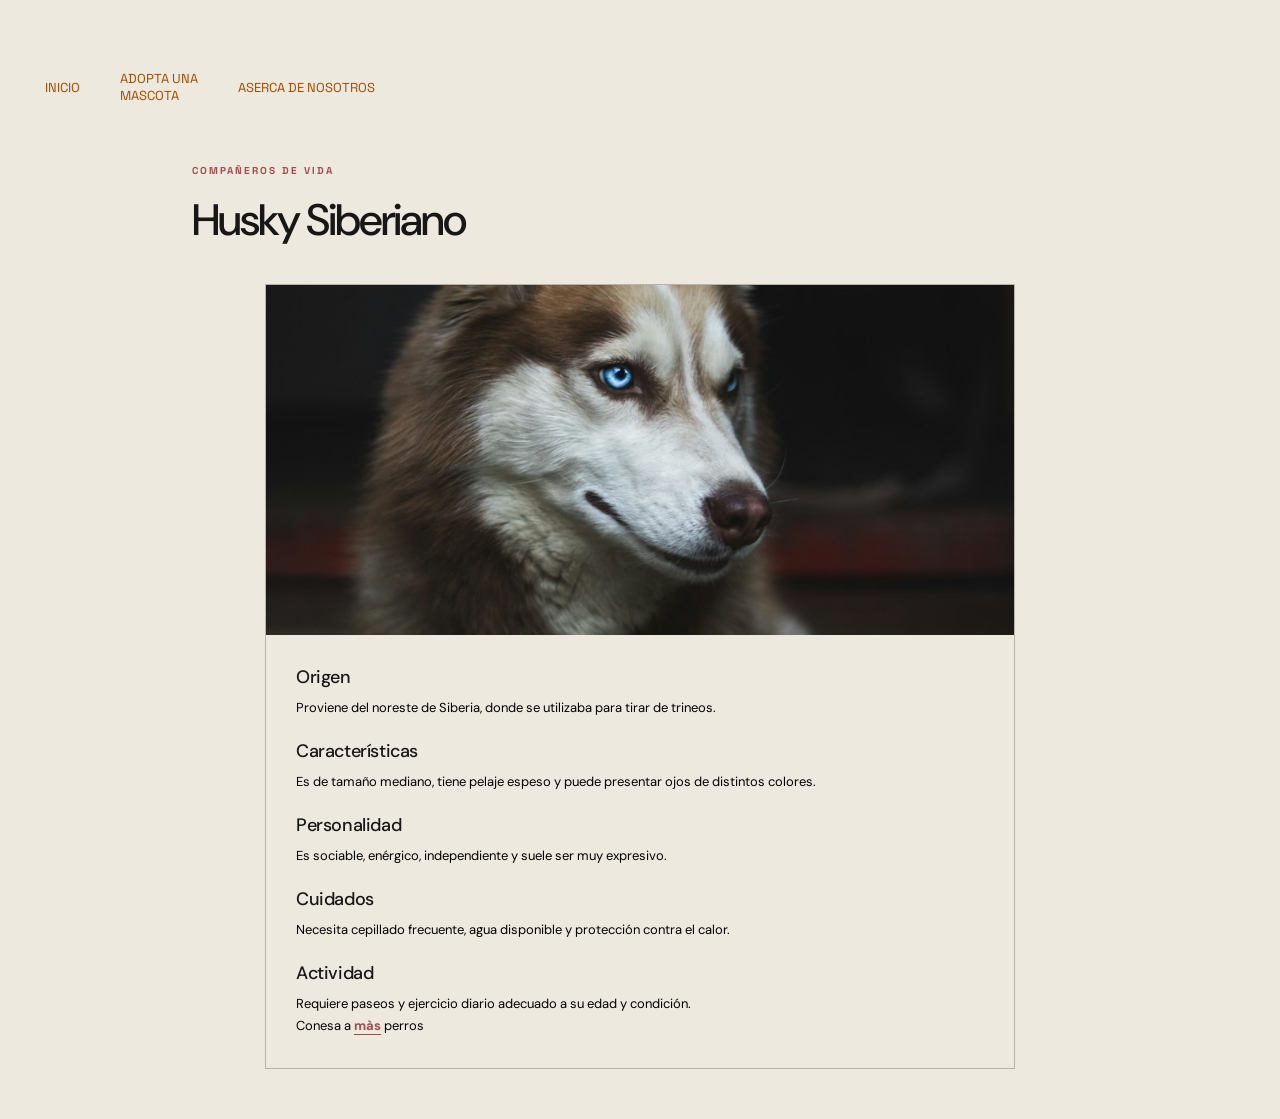
<file: husky.html>
<!doctype html>
<html lang="es">
<head>
  <meta charset="UTF-8">
  <meta name="viewport" content="width=device-width, initial-scale=1">
  <title>Husky Siberiano</title>
  <link href="styleMascota.css" rel="stylesheet">
</head>
<body>
    <div class="barra">
      <nav>
        <a href="index.html">inicio</a>
        <a href="adopta.html">adopta una<br> mascota</a>
        <a href="conocenos.html">Aserca de nosotros</a>
      </nav>
    </div>
  <header>
    <div class="hijo">
      <p>Compañeros de vida</p>
      <h1>Husky Siberiano</h1>
    </div>
  </header>

  <div class="padre">
    <div class="seccion">
      <div class="perro">
        <div class="contenido">
          <img src="husky.jpeg" alt="Husky Siberiano">
        </div>
        <div class="contenido">
          <h4>Origen</h4>
          <p>Proviene del noreste de Siberia, donde se utilizaba para tirar de trineos.</p>
          <h4>Características</h4>
          <p>Es de tamaño mediano, tiene pelaje espeso y puede presentar ojos de distintos colores.</p>
          <h4>Personalidad</h4>
          <p>Es sociable, enérgico, independiente y suele ser muy expresivo.</p>
          <h4>Cuidados</h4>
          <p>Necesita cepillado frecuente, agua disponible y protección contra el calor.</p>
          <h4>Actividad</h4>
          <p>Requiere paseos y ejercicio diario adecuado a su edad y condición.</p>
          <p>Conesa a <a href="html.html">màs</a> perros</p>
        </div>
      </div>
    </div>
  </div>
</body>
</html>
</file>
<file: style.css>
@font-face {
  font-family: 'DMSans';
  src: url(fonts/DM_Sans/DMSans-VariableFont_opsz\,wght.ttf);
}

@font-face {
  font-family: 'SpaceGrotesk';
  src: url(fonts/Space_Grotesk/SpaceGrotesk-VariableFont_wght.ttf);
}

* {
  margin: 0;
  padding: 0;
  box-sizing: border-box;
}

body {
  background-color: #eee9df;
  color: #171717;
  padding: 0 20%;
}

header {
  display: flex;
  justify-content: space-between;
  align-items: flex-end;
  gap: 20px;
  margin-bottom: 45px;
  flex-wrap: wrap;
}

.barra {
  width: 100vw;
  margin-left: calc(50% - 50vw);
  padding: 20px 5%;
  background-color: #eee9df;
  margin-bottom: 40px;
}

.barra nav {
  display: flex;
  align-items: center;
  gap: 40px;
}

.barra nav a {
  color: #a14b00;
  font-family: 'SpaceGrotesk';
  font-size: 13px;
  text-decoration: none;
  text-transform: uppercase;
}

.barra nav a:hover {
  color: #a14b4b;
}

.hijo {
  flex: 1;
}

.hijo:first-child p {
  font-family: 'SpaceGrotesk';
  font-size: 10px;
  font-weight: bold;
  text-transform: uppercase;
  letter-spacing: 2px;
  color: #a14b4b;
  margin-bottom: 14px;
}

.hijo h1 {
  font-family: 'DMSans';
  font-size: 44px;
  font-weight: 500;
  letter-spacing: -2px;
  line-height: 1.1;
}

.hijo:last-child {
  padding-bottom: 5px;
}

.hijo:last-child p {
  font-family: 'DMSans';
  font-size: 13px;
  line-height: 1.7;
  color: #393939;
  max-width: 390px;
}

.padre {
  width: 100%;
}

.seccion {
  display: flex;
  justify-content: space-between;
  gap: 0.9px;
}

.perro {
  border: 1px solid #5c574e5f;
  flex: 1;
  min-width: 0;
}

.perro .contenido:first-child {
  font-family: 'SpaceGrotesk';
  display: flex;
  justify-content: space-between;
  align-items: center;
  border-top: 1px solid #dddddd;
  padding: 13px 8px;
  gap: 8px;
}

.perro .contenido:first-child p {
  font-family: 'SpaceGrotesk';
  font-size: 8px;
  letter-spacing: 1px;
  color: #777777;
  font-weight: 600;
}

.perro .contenido:nth-child(2) {
  width: 100%;
  height: 170px;
  overflow: hidden;
}

.perro .contenido:nth-child(2) img {
  display: block;
  width: 100%;
  height: 100%;
  object-fit: cover;
  transition: transform 0.4s ease;
}

.perro .contenido:nth-child(2):hover img {
  transform: scale(1.06);
}

.perro .contenido:last-child {
  font-family: 'DMSans';
  padding: 20px 8px 0;
}

.perro .contenido:last-child p:first-child {
  font-size: 9px;
  color: #a14b4b;
  font-weight: bold;
  letter-spacing: 1px;
  margin-bottom: 10px;
}

.perro h4 {
  
  font-size: 17px;
  font-weight: 500;
  margin-bottom: 12px;
  letter-spacing: -0.4px;
}

.perro .contenido:last-child p:last-child {
  font-size: 11px;
  line-height: 1.6;
  color: #777777;
}

@media (max-width: 900px) {
  body {
    padding: 40px 5%;
  }

  .seccion {
    gap: 15px;
  }

  .perro .contenido:nth-child(2) {
    height: 145px;
  }

  .perro h4 {
    font-size: 15px;
  }
}

/* Adaptacion para celulares */
@media (max-width: 600px) {
  body {
    padding: 30px 6%;
  }

  header {
    flex-direction: column;
    align-items: flex-start;
    gap: 20px;
    margin-bottom: 35px;
  }

  .hijo h1 {
    font-size: 36px;
  }

  .seccion {
    display: grid;
    grid-template-columns: repeat(2, minmax(0, 1fr));
    gap: 35px 15px;
    margin-bottom: 35px;
  }

  .perro .contenido:nth-child(2) {
    height: 150px;
  }

  .perro .contenido:first-child {
    padding: 10px 4px;
  }

  .perro .contenido:first-child p {
    font-size: 7px;
  }

  .perro .contenido:last-child {
    padding: 15px 4px 0;
  }

  .perro h4 {
    font-size: 14px;
  }
}

/* Adaptacion para celulares pequenos */
@media (max-width: 380px) {
  .seccion {
    grid-template-columns: 1fr;
  }

  .perro .contenido:nth-child(2) {
    height: 220px;
  }
}
</file>
<file: adopta.css>
.adopcion {
    max-width: 650px;
    margin: 40px auto;
    font-family: 'DMSans';
}

.adopcion h1 {
    font-size: 35px;
    margin-bottom: 15px;
}

.adopcion > p {
    color: #777;
    margin-bottom: 25px;
    line-height: 1.6;
}

#formAdopcion {
    display: flex;
    flex-direction: column;
    gap: 12px;
}

#formAdopcion label {
    font-size: 14px;
    font-weight: bold;
}

#formAdopcion input,
#formAdopcion select,
#formAdopcion textarea {
    width: 100%;
    padding: 12px;
    border: 1px solid #bdb6aa;
    background-color: #f8f5ef;
    font-family: 'DMSans';
    font-size: 14px;
    border-radius: 4px;
}

#formAdopcion .aceptar {
    display: flex;
    align-items: center;
    gap: 10px;
    font-weight: normal;
}

#formAdopcion .aceptar input {
    width: auto;
}

#formAdopcion button {
    padding: 14px;
    background-color: #a14b4b;
    color: white;
    border: none;
    cursor: pointer;
    font-size: 14px;
}

#formAdopcion button:hover {
    background-color: #793737;
}

#mensaje.exito {
    color: #287545;
    padding: 12px;
    background-color: #e1f2e5;
}

#mensaje.error {
    color: #a14b4b;
}

@media (max-width: 600px) {
    .adopcion {
        margin: 30px 0;
    }

    .adopcion h1 {
        font-size: 28px;
    }
}
</file>
<file: styleMascota.css>
@font-face {
  font-family: 'DMSans';
  src: url(fonts/DM_Sans/DMSans-VariableFont_opsz\,wght.ttf);
}

@font-face {
  font-family: 'SpaceGrotesk';
  src: url(fonts/Space_Grotesk/SpaceGrotesk-VariableFont_wght.ttf);
}

* {
  margin: 0;
  padding: 0;
  box-sizing: border-box;
}

body {
  background-color: #eee9df;
  color: #171717;
  padding: 50px 15%;
}

header {
  margin-bottom: 35px;
  flex-wrap: wrap;
}

.barra {
  width: 100vw;
  margin-left: calc(50% - 50vw);
  padding: 20px 5%;
  background-color: #eee9df;
  margin-bottom: 40px;
}

.barra nav {
  display: flex;
  align-items: center;
  gap: 40px;
}

.barra nav a {
  color: #a14b00;
  font-family: 'SpaceGrotesk';
  font-size: 13px;
  text-decoration: none;
  text-transform: uppercase;
}

.barra nav a:hover {
  color: #a14b4b;
}

.hijo p {
  font-family: 'SpaceGrotesk';
  font-size: 10px;
  font-weight: bold;
  text-transform: uppercase;
  letter-spacing: 2px;
  color: #a14b4b;
  margin-bottom: 14px;
}

.hijo h1 {
  font-family: 'DMSans';
  font-size: 44px;
  font-weight: 500;
  letter-spacing: -2px;
}

.padre {
  width: 100%;
}

.seccion {
  display: flex;
  justify-content: center;
}

.perro {
  display: flex;
  flex-direction: column;
  width: 100%;
  max-width: 750px;
  border: 1px solid #5c574e5f;
  background-color: #eee9df;
}

.contenido:first-child {
  width: 100%;
  height: 350px;
  overflow: hidden;
}

.contenido:first-child img {
  display: block;
  width: 100%;
  height: 100%;
  object-fit: cover;
  transition: transform 0.4s ease;
}

.contenido:first-child:hover img {
  transform: scale(1.04);
}

.contenido:last-child {
  padding: 30px;
  font-family: 'DMSans';
}

.perro h4 {
  font-size: 18px;
  font-weight: 500;
  margin-top: 20px;
  margin-bottom: 8px;
  letter-spacing: -0.4px;
}

.contenido:last-child h4:first-child {
  margin-top: 0;
}

.contenido:last-child p {
  font-size: 13px;
  line-height: 1.7;
  color: #000;
}

.contenido a {
  color: #a14b4b;
  font-weight: bold;
  text-decoration: none;
  border-bottom: 1px solid #a14b4b;
}

.contenido a:hover {
  color: #171717;
  border-color: #171717;
}

@media (max-width: 600px) {
  body {
    padding: 30px 6%;
  }

  .hijo h1 {
    font-size: 36px;
  }

  .contenido:first-child {
    height: 230px;
  }

  .contenido:last-child {
    padding: 20px;
  }

  .perro h4 {
    font-size: 16px;
  }
}
</file>
